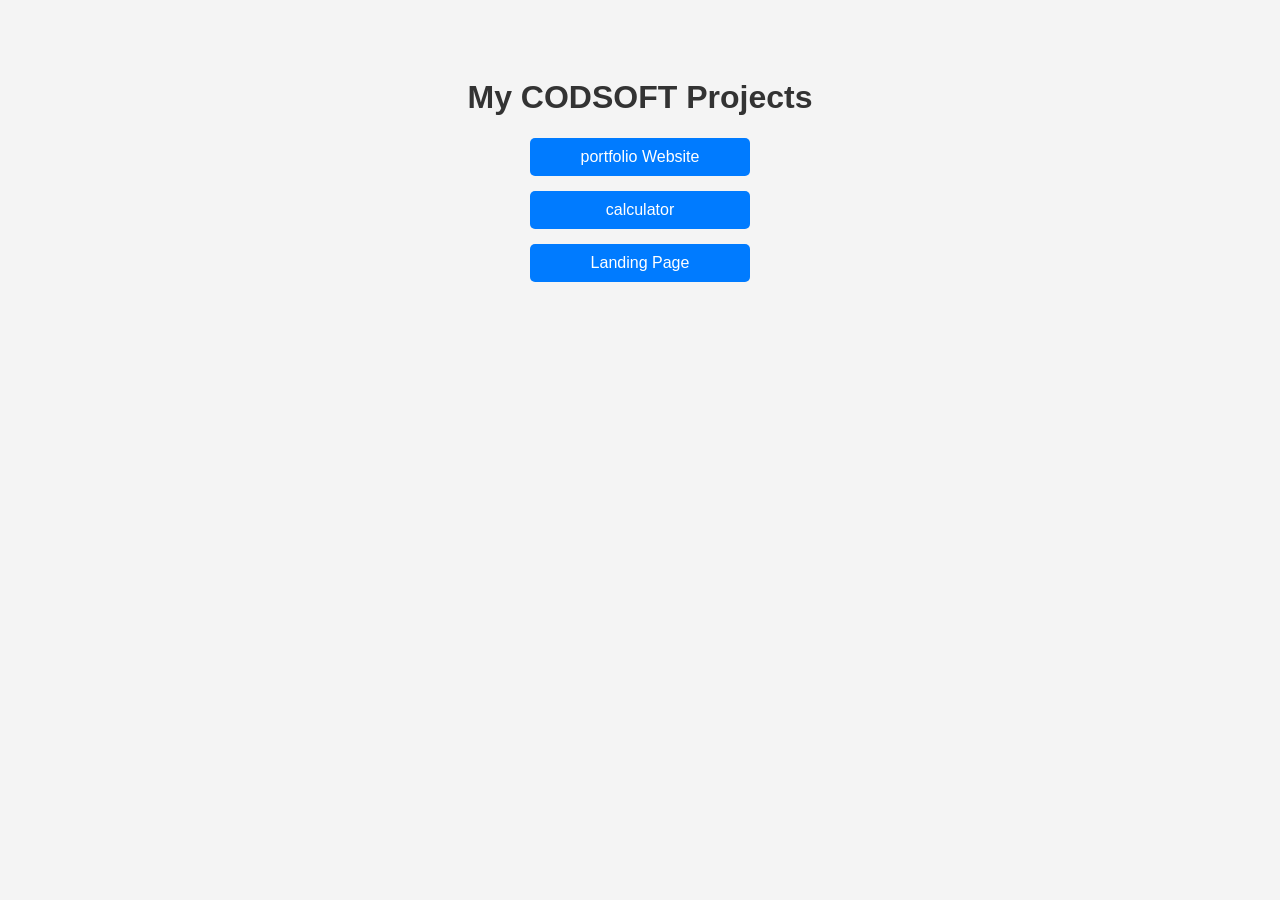
<file: index.html>
<!DOCTYPE html>
<html>
<head>
    <title>My CODSOFT Projects</title>
    <style>
        body {
            font-family: Arial, sans-serif;
            background: #f4f4f4;
            text-align: center;
            padding: 50px;
        }

        h1 {
            color: #333;
        }

        a {
            display: block;
            margin: 15px;
            padding: 10px;
            text-decoration: none;
            background: #007bff;
            color: white;
            width: 200px;
            margin-left: auto;
            margin-right: auto;
            border-radius: 5px;
        }

        a:hover {
            background: #0056b3;
        }
    </style>
</head>

<body>

<h1>My CODSOFT Projects</h1>

<a href="Portfolio/index.html">portfolio Website</a>
<a href="calculator/index.html">calculator</a>
<a href="Landing page/index.html">Landing Page</a>

</body>
</html>
</file>
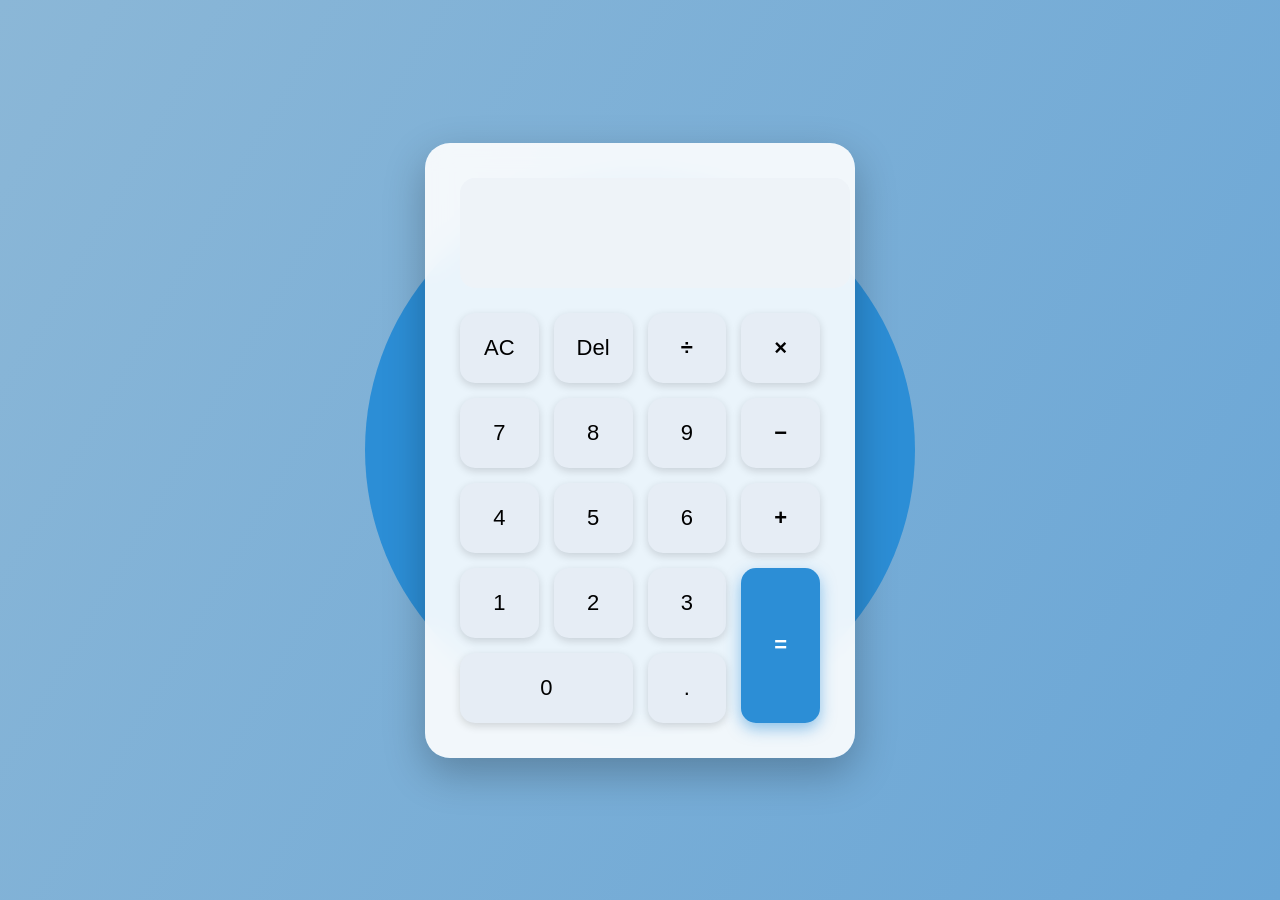
<file: calculator/index.html>
<!DOCTYPE html>
<html>

<head>

<title>Calculator</title>

<link rel="stylesheet" href="calculator.css">

</head>

<body>

<div class="background-circle"></div>


<div class="calculator">

<input type="text" id="display" disabled>


<div class="buttons">

<button onclick="clearDisplay()">AC</button>

<button onclick="deleteLast()">Del</button>

<button onclick="append('/')">÷</button>

<button onclick="append('*')">×</button>


<button onclick="append('7')">7</button>

<button onclick="append('8')">8</button>

<button onclick="append('9')">9</button>

<button onclick="append('-')">−</button>


<button onclick="append('4')">4</button>

<button onclick="append('5')">5</button>

<button onclick="append('6')">6</button>

<button onclick="append('+')">+</button>


<button onclick="append('1')">1</button>

<button onclick="append('2')">2</button>

<button onclick="append('3')">3</button>

<button onclick="calculate()" class="equal">=</button>


<button onclick="append('0')" class="zero">0</button>

<button onclick="append('.')">.</button>


</div>

</div>


<script src="calculator.js"></script>

</body>

</html>
</file>
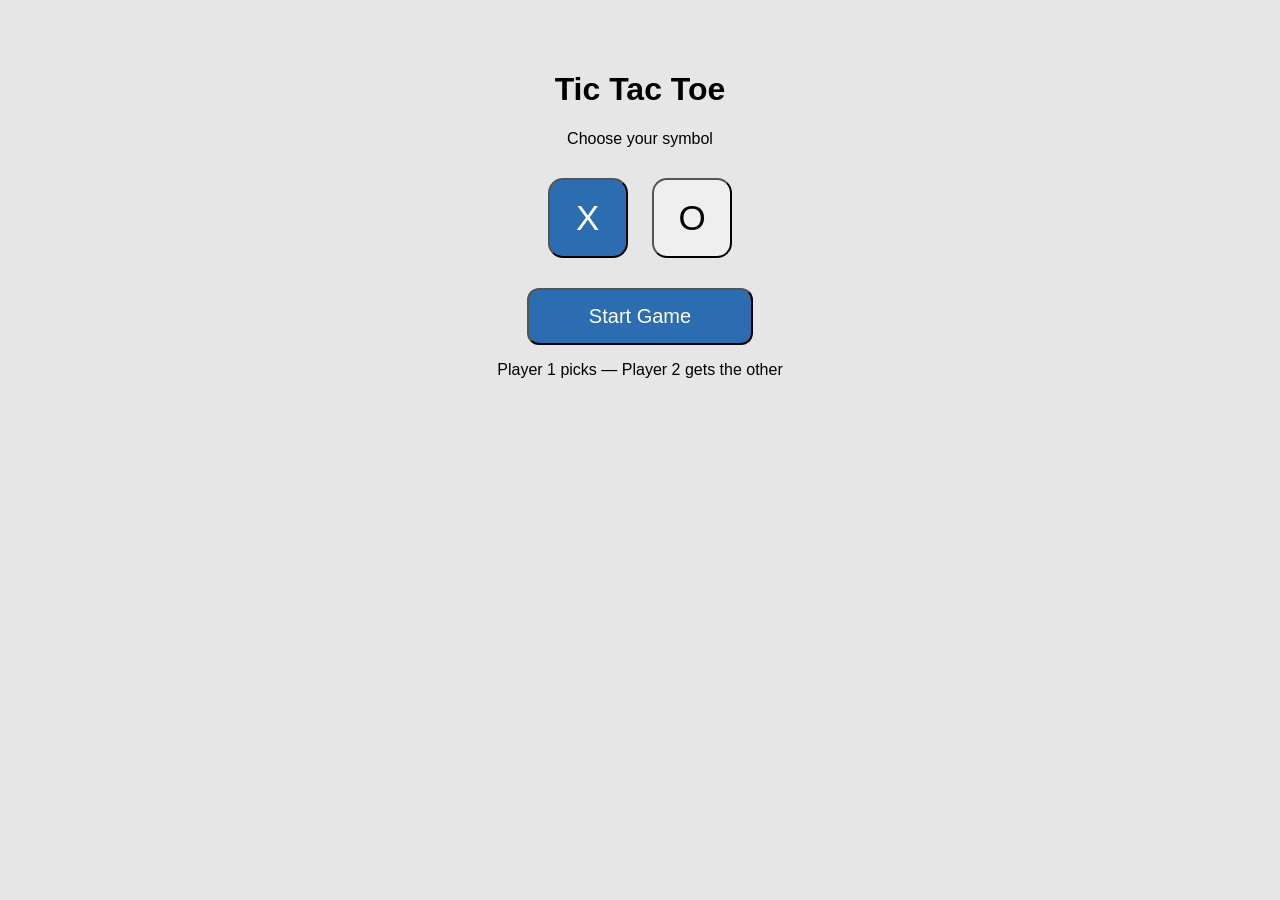
<file: Landing page/index.html>
<!DOCTYPE html>
<html>

<head>

<meta charset="UTF-8">

<title>Tic Tac Toe</title>

<link rel="stylesheet" href="tictactoe.css">

</head>


<body>


<!-- START SCREEN -->

<div id="start-screen" class="screen active">

<h1>Tic Tac Toe</h1>

<p>Choose your symbol</p>

<div class="symbol-box">

<button id="xbtn"
class="symbol selected"
onclick="chooseSymbol('X')">X</button>


<button id="obtn"
class="symbol"
onclick="chooseSymbol('O')">O</button>

</div>


<button
class="start-btn"
onclick="startGame()">Start Game</button>


<p>Player 1 picks — Player 2 gets the other</p>

</div>



<!-- GAME SCREEN -->

<div id="game-screen" class="screen">

<h1>Tic Tac Toe</h1>

<div id="status">Player X's turn</div>


<div class="board">

<div class="cell" onclick="playMove(0)"></div>
<div class="cell" onclick="playMove(1)"></div>
<div class="cell" onclick="playMove(2)"></div>

<div class="cell" onclick="playMove(3)"></div>
<div class="cell" onclick="playMove(4)"></div>
<div class="cell" onclick="playMove(5)"></div>

<div class="cell" onclick="playMove(6)"></div>
<div class="cell" onclick="playMove(7)"></div>
<div class="cell" onclick="playMove(8)"></div>

</div>


<button
class="replay-btn"
onclick="restartGame()">Replay</button>


</div>


<script src="tictactoe.js"></script>

</body>

</html>
</file>
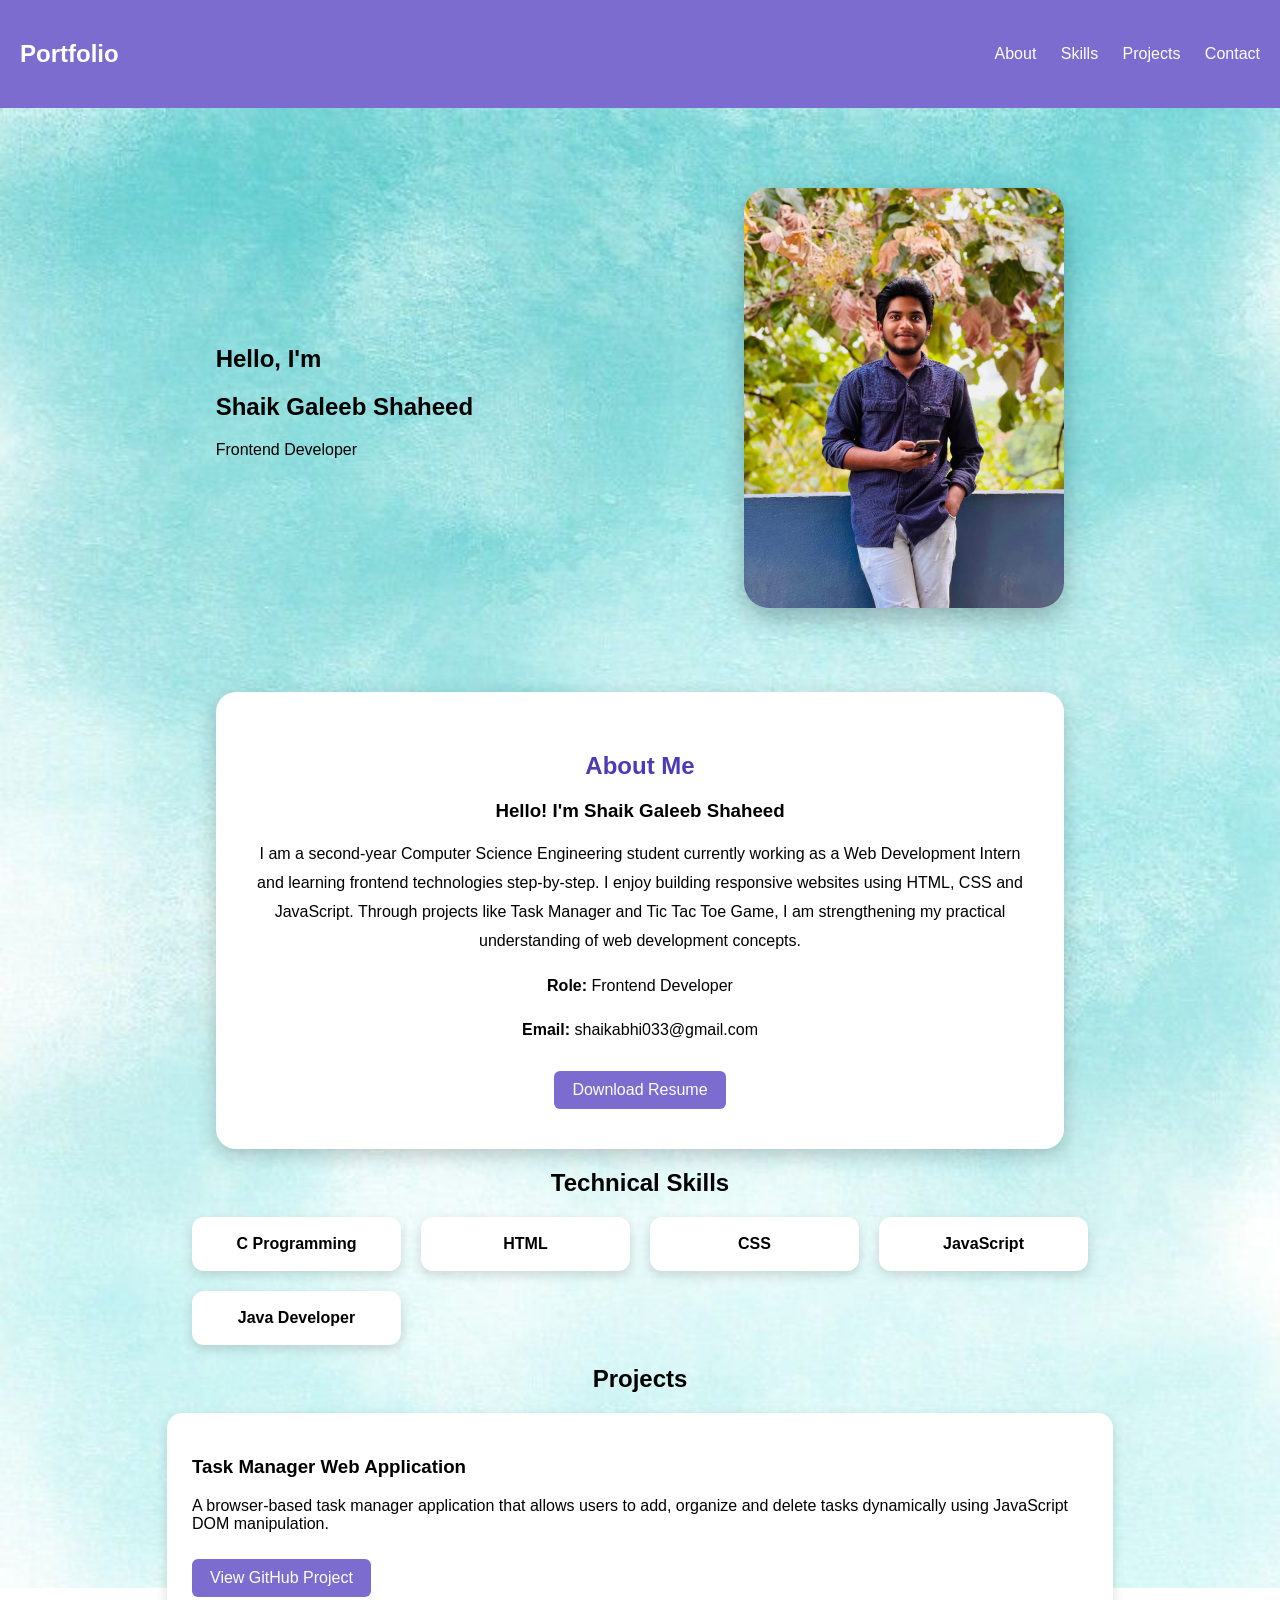
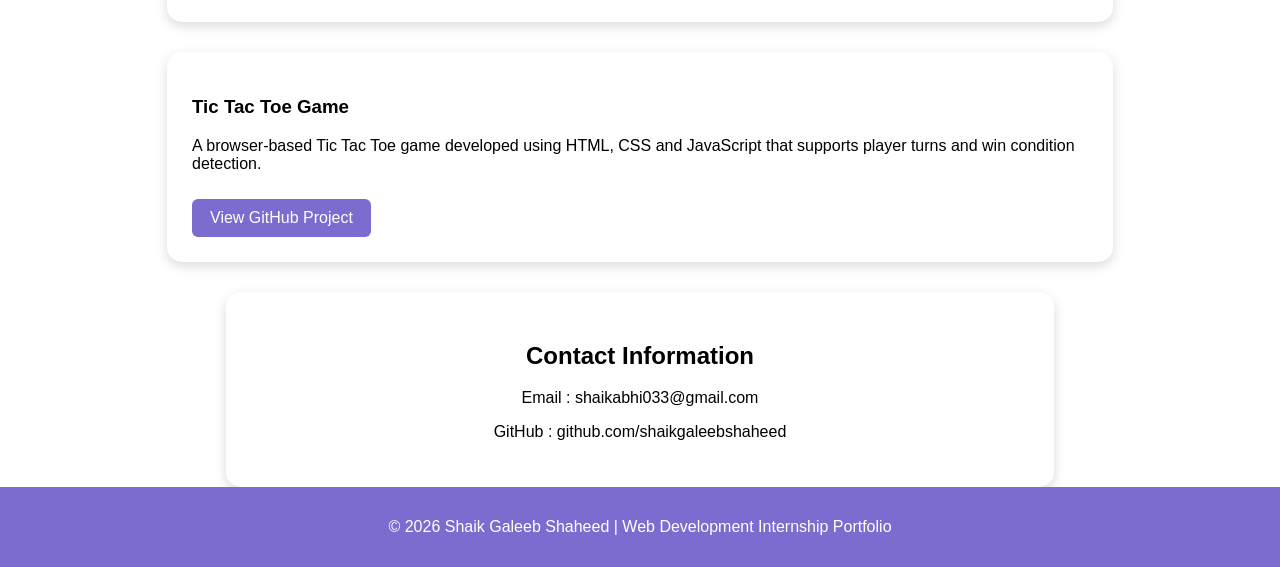
<file: Portfolio/index.html>
<!DOCTYPE html>
<html>

<head>

    <title>Shaik Galeeb Shaheed | Portfolio</title>

    <link rel="stylesheet" href="profolio.css">

</head>

<body>


<!-- HEADER -->

<header class="glass">

    <h2 class="logo">Portfolio</h2>

    <nav>

        <a href="#about">About</a>
        <a href="#skills">Skills</a>
        <a href="#projects">Projects</a>
        <a href="#contact">Contact</a>

    </nav>

</header>



<!-- INTRO SECTION -->

<section class="intro">

    <div class="intro-text">

        <h1>Hello, I'm</h1>

        <h2>Shaik Galeeb Shaheed</h2>

        <p class="role">

            Frontend Developer 

        </p>

    </div>


    <div class="intro-image">

        <img src="mypicture.jpg">

    </div>

</section>



<!-- ABOUT SECTION -->

<section id="about">

    <div class="about-card glass">

        <h2>About Me</h2>

        <h3>Hello! I'm Shaik Galeeb Shaheed</h3>

        <p>

            I am a second-year Computer Science Engineering student
            currently working as a Web Development Intern and learning
            frontend technologies step-by-step.

            I enjoy building responsive websites using HTML, CSS and
            JavaScript. Through projects like Task Manager and Tic Tac Toe
            Game, I am strengthening my practical understanding of web
            development concepts.

        </p>

        <p><strong>Role:</strong> Frontend Developer </p>

        <p><strong>Email:</strong> shaikabhi033@gmail.com</p>

        <a href="resume.pdf" download class="btn">

            Download Resume

        </a>

    </div>

</section>



<!-- SKILLS SECTION -->

<section id="skills">

    <h2 class="section-title">Technical Skills</h2>

    <div class="skill-box">

        <div class="skill-card">C Programming</div>

        <div class="skill-card">HTML</div>

        <div class="skill-card">CSS</div>

        <div class="skill-card">JavaScript</div>

        <div class="skill-card">Java Developer</div>

    </div>

</section>



<!-- PROJECT SECTION -->

<section id="projects">

    <h2 class="section-title" align="center">Projects</h2>


    <div class="project glass">

        <h3>Task Manager Web Application</h3>

        <p>

            A browser-based task manager application that allows users
            to add, organize and delete tasks dynamically using
            JavaScript DOM manipulation.

        </p>

        <a href="https://github.com/shaikgaleebshaheed/taskmanager"
           target="_blank"
           class="btn">

           View GitHub Project

        </a>

    </div>



    <div class="project glass">

        <h3>Tic Tac Toe Game</h3>

        <p>

            A browser-based Tic Tac Toe game developed using HTML,
            CSS and JavaScript that supports player turns and win
            condition detection.

        </p>

        <a href="https://github.com/shaikgaleebshaheed/tictactoe"
           target="_blank"
           class="btn">

           View GitHub Project

        </a>

    </div>


</section>



<!-- CONTACT SECTION -->

<section id="contact">

    <div class="contact-card glass">

        <h2>Contact Information</h2>

        <p>Email : shaikabhi033@gmail.com</p>

        
        <p>GitHub : github.com/shaikgaleebshaheed</p>

    </div>

</section>



<!-- FOOTER -->

<footer class="glass">

    <p>© 2026 Shaik Galeeb Shaheed | Web Development Internship Portfolio</p>

</footer>


</body>

</html>
</file>
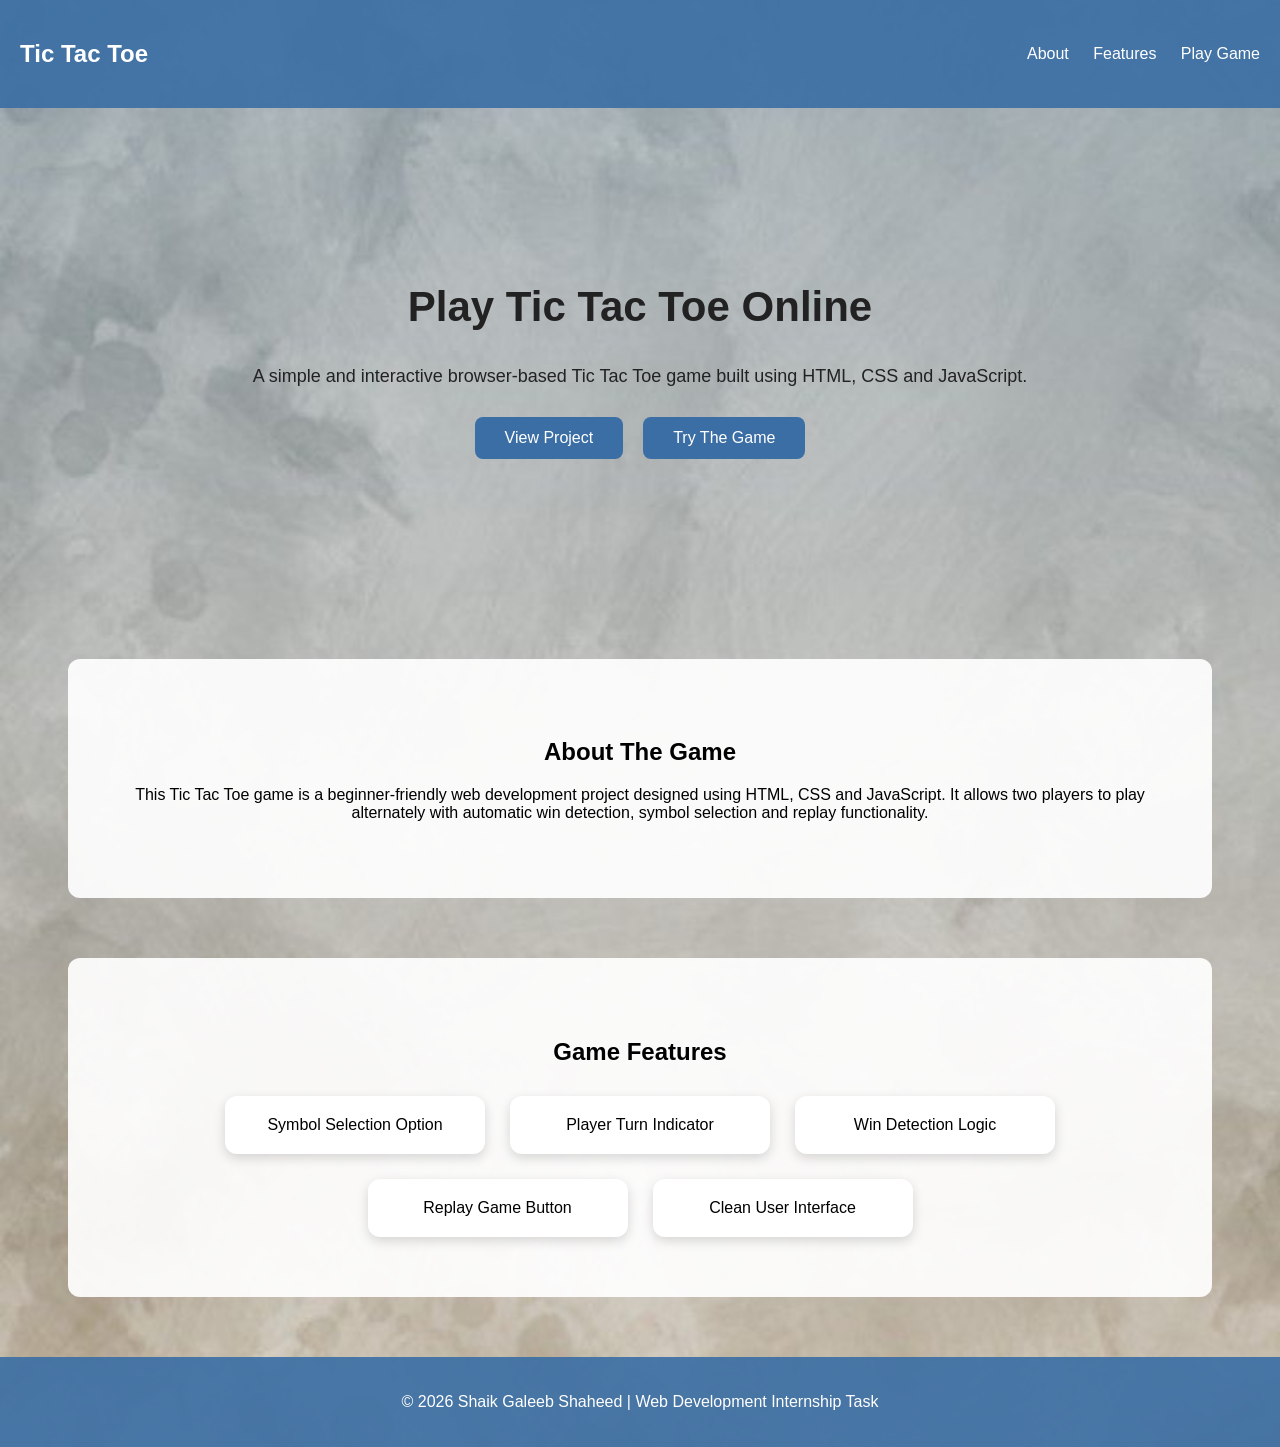
<file: Landing page/index (2).html>
<!DOCTYPE html>
<html>

<head>

<title>Tic Tac Toe Landing Page</title>

<link rel="stylesheet" href="landingpage.css">

</head>

<body>


<!-- HEADER -->

<header>

<h2 class="logo">Tic Tac Toe</h2>

<nav>

<a href="#about">About</a>
<a href="#features">Features</a>
<a href="#play">Play Game</a>

</nav>

</header>



<!-- HERO SECTION -->

<section class="hero">

<h1>Play Tic Tac Toe Online</h1>

<p>

A simple and interactive browser-based Tic Tac Toe game built using HTML,
CSS and JavaScript.

</p>


<div class="hero-buttons">

<a href="https://github.com/shaikgaleebshaheed/tictactoe"
target="_blank"
class="btn">

View Project

</a>


<a href="https://shaikgaleebshaheed.github.io/tictactoe/"
target="_blank"
class="btn">

Try The Game

</a>

</div>

</section>



<!-- ABOUT SECTION -->

<section id="about" class="card-section">

<h2>About The Game</h2>

<p>

This Tic Tac Toe game is a beginner-friendly web development project designed
using HTML, CSS and JavaScript. It allows two players to play alternately with
automatic win detection, symbol selection and replay functionality.

</p>

</section>



<!-- FEATURES SECTION -->

<section id="features" class="card-section">

<h2>Game Features</h2>

<div class="features-container">

<div class="feature-card">Symbol Selection Option</div>

<div class="feature-card">Player Turn Indicator</div>

<div class="feature-card">Win Detection Logic</div>

<div class="feature-card">Replay Game Button</div>

<div class="feature-card">Clean User Interface</div>

</div>

</section>



<!-- FOOTER -->

<footer>

<p>

© 2026 Shaik Galeeb Shaheed | Web Development Internship Task

</p>

</footer>


</body>

</html>
</file>
<file: calculator/calculator.css>
body {

margin:0;

height:100vh;

display:flex;

justify-content:center;

align-items:center;

font-family:Arial;

background:linear-gradient(120deg,#8bb7d7,#6aa6d6);

overflow:hidden;

}



/* BACKGROUND CIRCLE */

.background-circle {

position:absolute;

width:550px;

height:550px;

background:#2c8ed6;

border-radius:50%;

z-index:-1;

}



/* CALCULATOR CARD */

.calculator {

background:rgba(255,255,255,0.90);

backdrop-filter:blur(12px);

padding:35px;

border-radius:25px;

box-shadow:0px 15px 40px rgba(0,0,0,0.25);

width:360px;

}



/* DISPLAY SCREEN */

#display {

width:100%;

height:80px;

border:none;

border-radius:15px;

font-size:32px;

padding:15px;

margin-bottom:25px;

text-align:right;

background:#eef3f8;

outline:none;

}



/* BUTTON GRID LAYOUT */

.buttons {

display:grid;

grid-template-columns:repeat(4,1fr);

gap:15px;

}



/* BUTTON STYLE */

button {

height:70px;

font-size:22px;

border:none;

border-radius:15px;

background:#e6edf5;

cursor:pointer;

transition:0.2s ease;

box-shadow:0px 3px 8px rgba(0,0,0,0.15);

}



/* BUTTON HOVER EFFECT */

button:hover {

background:#d0e2f4;

transform:scale(1.05);

}



/* EQUAL BUTTON */

.equal {

background:#2c8ed6;

color:white;

grid-row:span 2;

height:155px;

box-shadow:0px 6px 15px rgba(44,142,214,0.5);

}



/* ZERO BUTTON */

.zero {

grid-column:span 2;

}



/* OPERATOR BUTTONS LOOK BETTER */

button:nth-child(3),
button:nth-child(4),
button:nth-child(8),
button:nth-child(12),
button:nth-child(16) {

font-weight:bold;

}



/* SMALL SCREEN SUPPORT */

@media(max-width:500px){

.calculator{

width:300px;

padding:25px;

}

button{

height:60px;

font-size:18px;

}

#display{

height:70px;

font-size:26px;

}

.background-circle{

width:400px;

height:400px;

}

}
</file>
<file: Landing page/tictactoe.css>
body{

font-family:Arial;

background:#e6e6e6;

text-align:center;

margin:0;

}


/* SCREEN SWITCH */

.screen{

display:none;

padding-top:50px;

}


.screen.active{

display:block;

}


/* SYMBOL BUTTONS */

.symbol-box{

margin:20px;

}


.symbol{

width:80px;

height:80px;

font-size:35px;

margin:10px;

border-radius:15px;

cursor:pointer;

}


.selected{

background:#2c6cb0;

color:white;

}


/* START BUTTON */

.start-btn{

padding:15px 60px;

font-size:20px;

border-radius:12px;

background:#2c6cb0;

color:white;

cursor:pointer;

}


/* STATUS BOX */

#status{

margin:20px auto;

padding:12px 40px;

background:white;

width:250px;

border-radius:12px;

font-size:22px;

}


/* BOARD */

.board{

display:grid;

grid-template-columns:repeat(3,120px);

gap:15px;

justify-content:center;

margin-top:30px;

}


/* CELL */

.cell{

width:120px;

height:120px;

background:white;

border-radius:20px;

display:flex;

align-items:center;

justify-content:center;

font-size:50px;

cursor:pointer;

}


/* REPLAY BUTTON */

.replay-btn{

margin-top:30px;

padding:12px 40px;

font-size:18px;

border-radius:10px;

cursor:pointer;

}


/* CONFETTI */

.confetti{

position:fixed;

width:10px;

height:10px;

top:-10px;

animation:fall 3s linear forwards;

z-index:999;

}


@keyframes fall{

to{

transform:translateY(100vh) rotate(720deg);

opacity:0;

}

}
</file>
<file: Portfolio/profolio.css>
body {

    margin: 0;
    font-family: Arial;

    background-image: url("background.jpg");

    background-size: cover;

    background-position: center;

    background-repeat: no-repeat;

    background-attachment: fixed;

}


/* HEADER */

header {

    display: flex;
    justify-content: space-between;
    align-items: center;

    background-color: #7c6ccf;

    padding: 20px;

}


.logo {

    color: white;
    font-weight: bold;

}


nav a {

    color: white;
    text-decoration: none;
    margin-left: 20px;
    font-weight: 500;

}


nav a:hover {

    color: #2b1f66;

}



/* INTRO SECTION */

.intro {

    display: flex;
    justify-content: space-around;
    align-items: center;

    padding: 80px;

}

.intro-image img {

    width: 320px;      /* increased width */

    height: 420px;     /* increased height */

    object-fit: cover; /* keeps image shape clean */

    border-radius: 25px;

    box-shadow: 0px 10px 25px rgba(0,0,0,0.25);

}



/* ABOUT CARD */

.about-card {

    background: white;

    width: 60%;

    margin: auto;

    padding: 40px;

    border-radius: 20px;

    text-align: center;

    box-shadow: 0px 6px 20px rgba(0,0,0,0.2);

}


.about-card h2 {

    color: #4b3bb5;

}


.about-card p {

    line-height: 1.8;

}



/* SKILLS SECTION */

#skills {

    text-align: center;

}


.skill-box {

    display: grid;

    grid-template-columns: repeat(auto-fit, minmax(200px, 1fr));

    gap: 20px;

    width: 70%;

    margin: auto;

}


.skill-box div {

    background: white;

    padding: 18px;

    border-radius: 12px;

    font-weight: 600;

    box-shadow: 0px 4px 12px rgba(0,0,0,0.15);

    transition: 0.3s;

}


.skill-box div:hover {

    transform: translateY(-6px);

    background: #7c6ccf;

    color: white;

}



/* PROJECT SECTION */

.project {

    width: 70%;

    margin: auto;

    margin-bottom: 30px;

    background: white;

    padding: 25px;

    border-radius: 15px;

    box-shadow: 0px 4px 12px rgba(0,0,0,0.15);

}



/* BUTTON */

.btn {

    display: inline-block;

    margin-top: 10px;

    background: #7c6ccf;

    color: white;

    padding: 10px 18px;

    text-decoration: none;

    border-radius: 6px;

    transition: 0.3s;

}


.btn:hover {

    background: #4b3bb5;

}



/* CONTACT SECTION */

#contact {

    background: white;

    width: 60%;

    margin: auto;

    padding: 30px;

    border-radius: 15px;

    text-align: center;

    box-shadow: 0px 4px 12px rgba(0,0,0,0.15);

}



/* FOOTER */

footer {

    background: #7c6ccf;

    text-align: center;

    padding: 15px;

    color: white;

}
</file>
<file: Landing page/landingpage.css>
body {

margin: 0;

font-family: Arial;

/* BACKGROUND IMAGE */

background-image: url("background1.jpg");

background-size: cover;

background-position: center;

background-repeat: no-repeat;

background-attachment: fixed;

}



/* HEADER */

header {

display: flex;

justify-content: space-between;

align-items: center;

background: rgba(58,110,165,0.9);

padding: 20px;

}


.logo {

color: white;

}


nav a {

color: white;

text-decoration: none;

margin-left: 20px;

font-weight: 500;

}


nav a:hover {

text-decoration: underline;

}



/* HERO SECTION */

.hero {

text-align: center;

padding: 140px 20px;

color: #222;

}


.hero h1 {

font-size: 42px;

}


.hero p {

font-size: 18px;

}



/* HERO BUTTONS */

.hero-buttons {

margin-top: 30px;

display: flex;

justify-content: center;

gap: 20px;

}



/* BUTTON STYLE */

.btn {

padding: 12px 30px;

background: #3a6ea5;

color: white;

text-decoration: none;

border-radius: 8px;

transition: 0.3s;

}


.btn:hover {

background: #2c4f78;

}



/* WHITE CARD SECTIONS */

.card-section {

background: rgba(255,255,255,0.92);

margin: 60px auto;

width: 80%;

padding: 60px;

border-radius: 12px;

text-align: center;

}



/* FEATURES GRID */

.features-container {

display: flex;

justify-content: center;

flex-wrap: wrap;

gap: 25px;

margin-top: 30px;

}


.feature-card {

background: white;

padding: 20px;

border-radius: 12px;

width: 220px;

box-shadow: 0px 4px 12px rgba(0,0,0,0.15);

}



/* FOOTER */

footer {

background: rgba(58,110,165,0.9);

color: white;

text-align: center;

padding: 20px;

}
</file>
